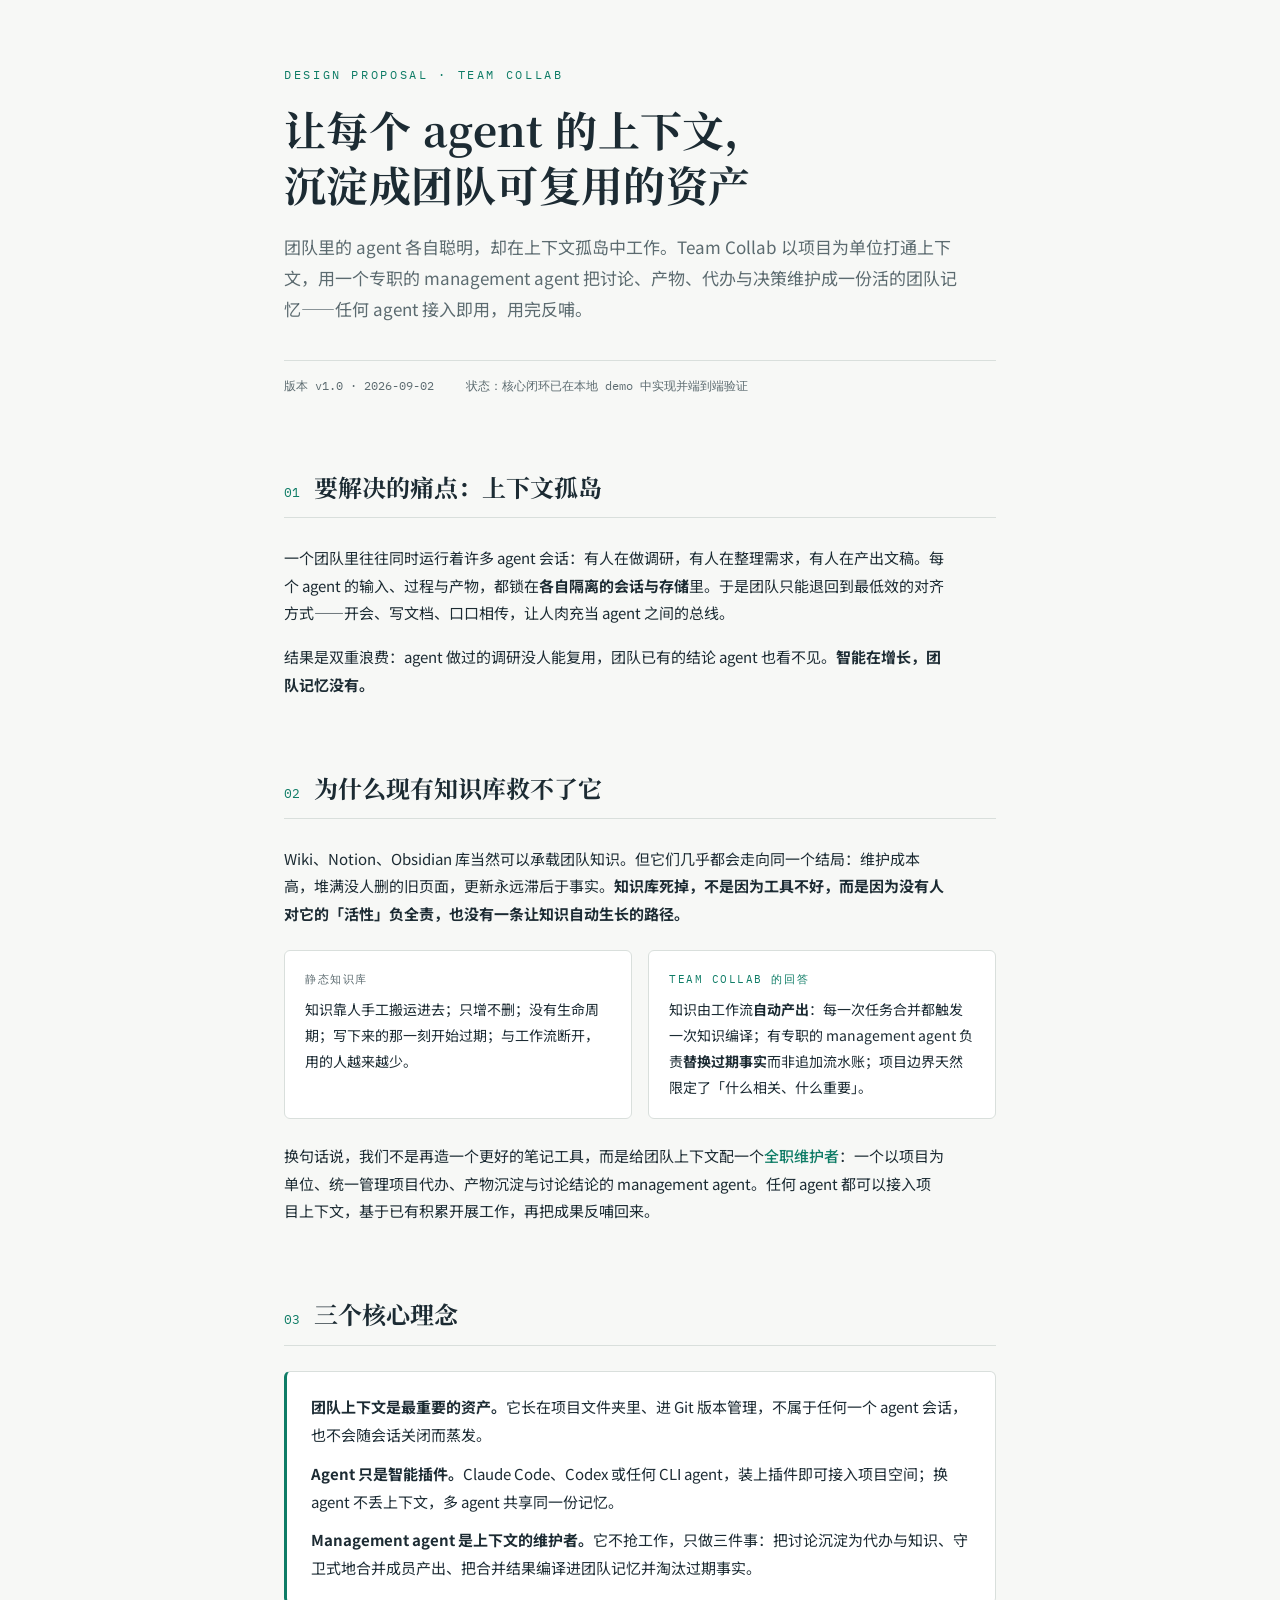
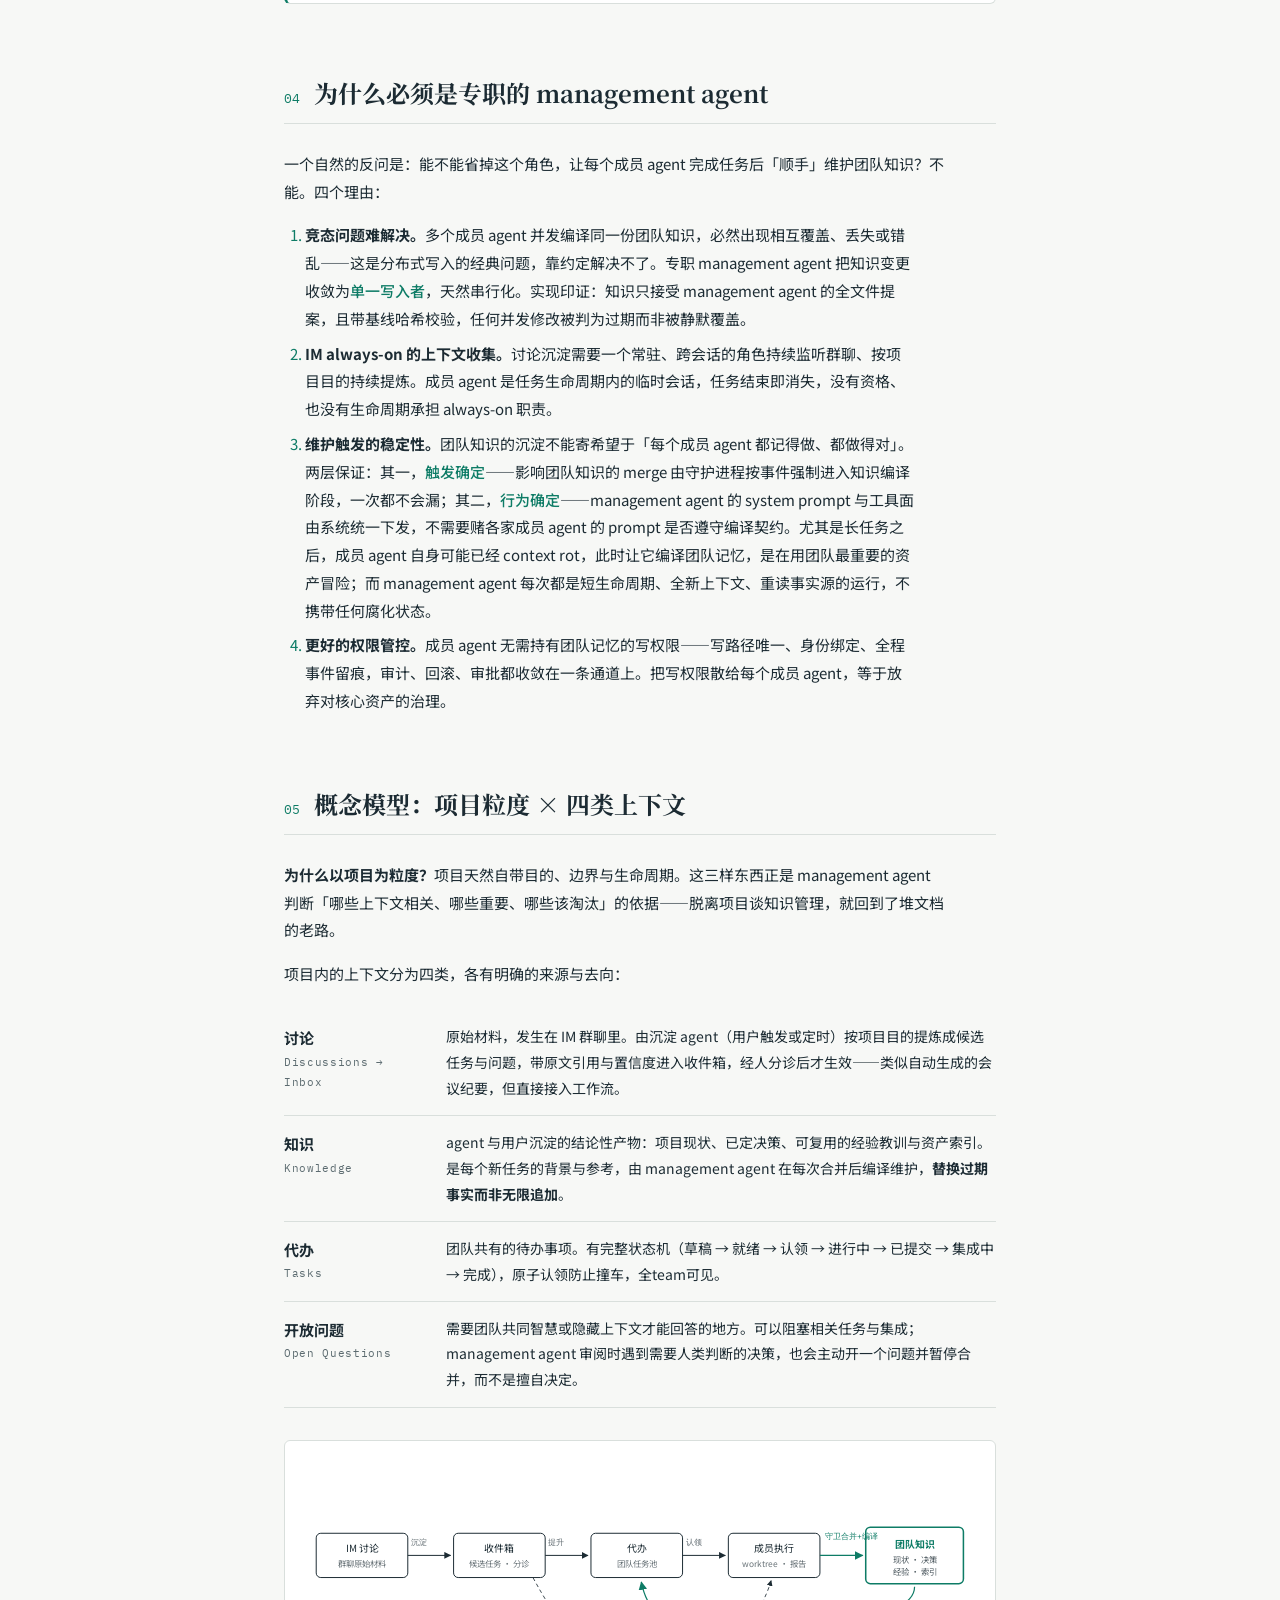
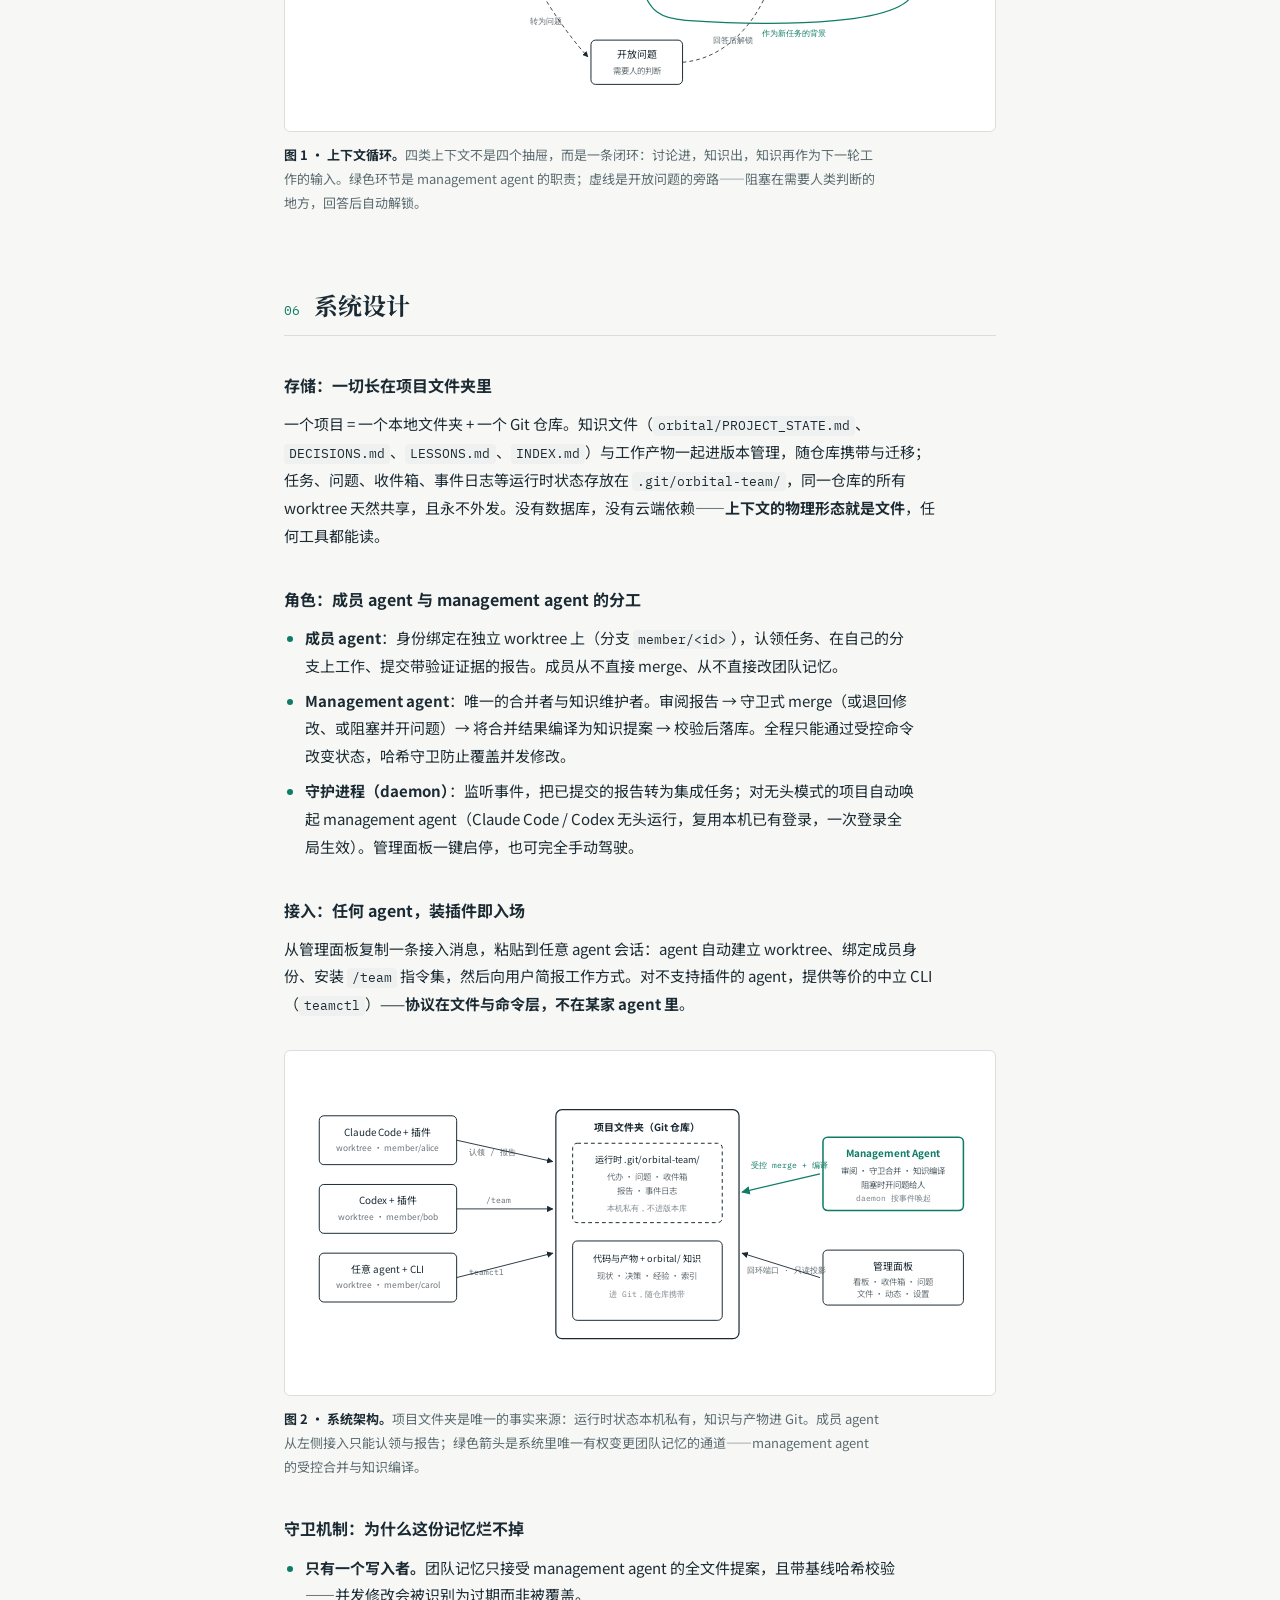
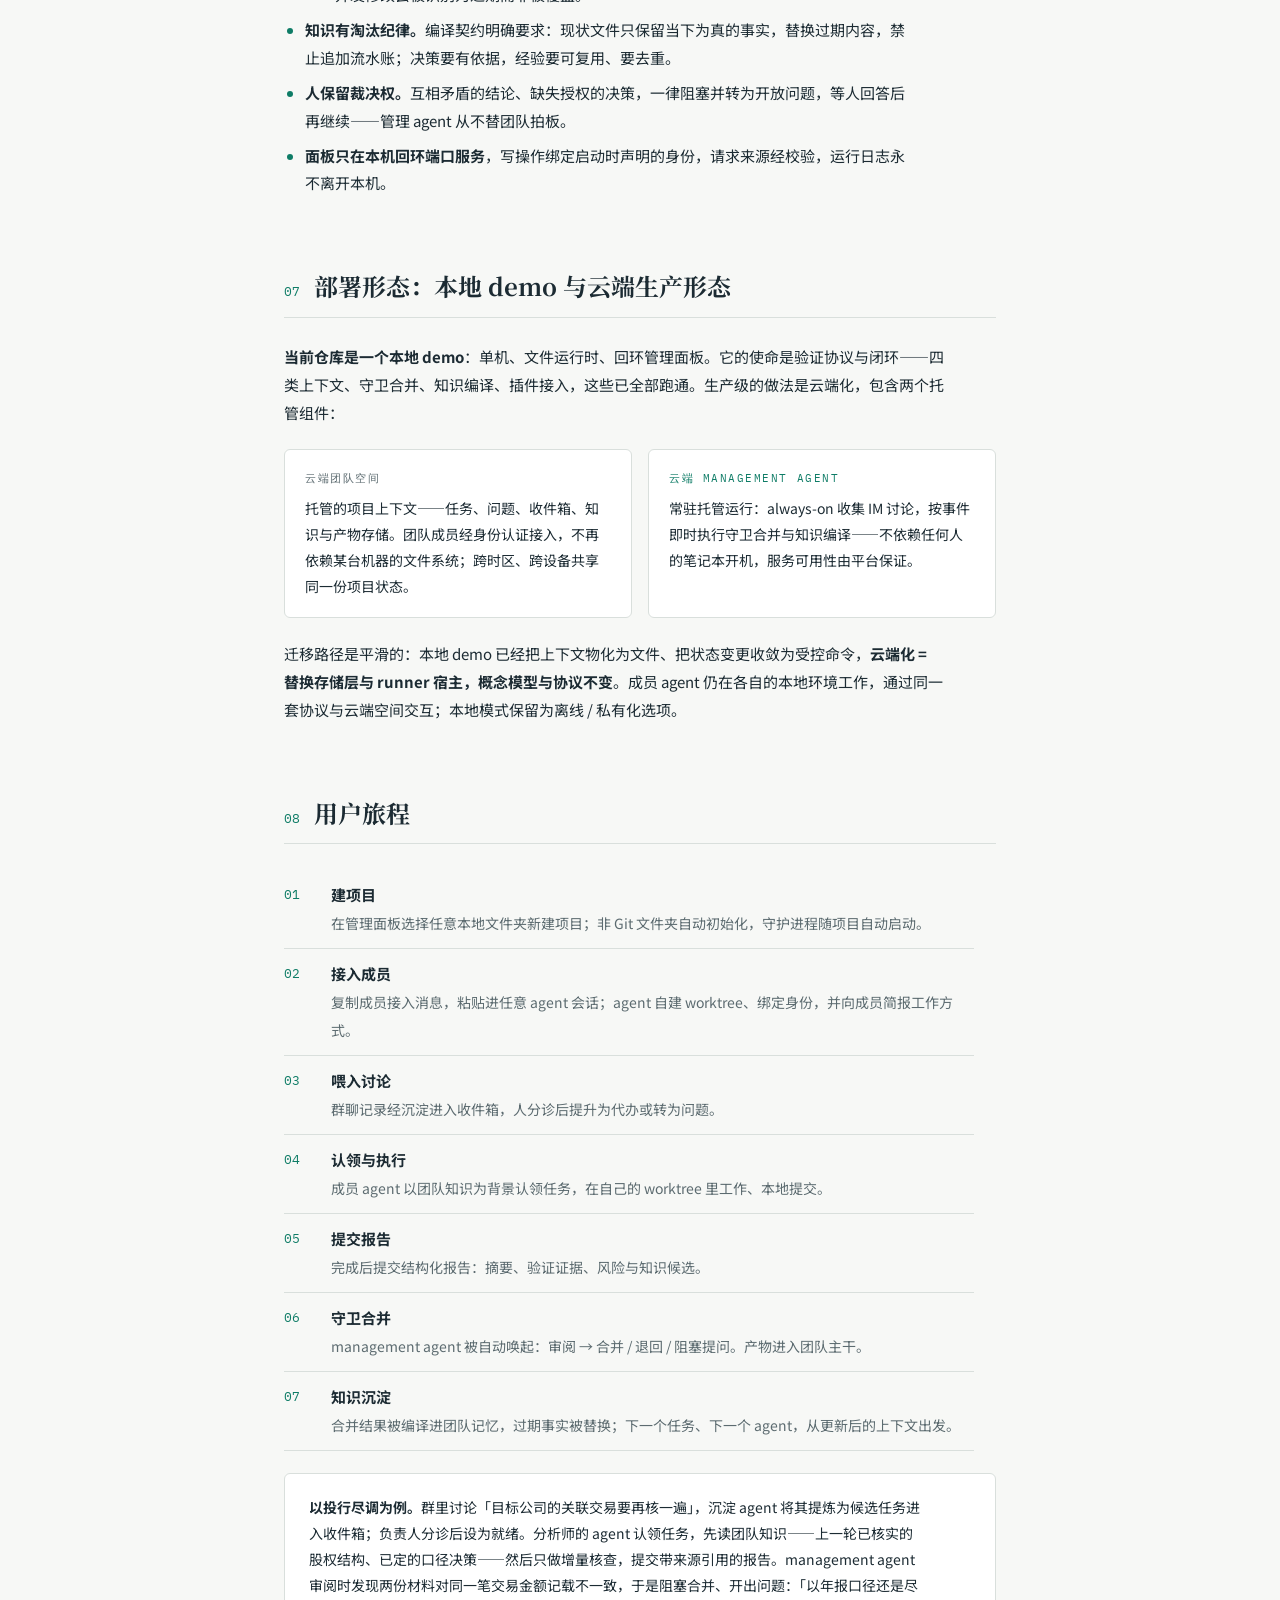
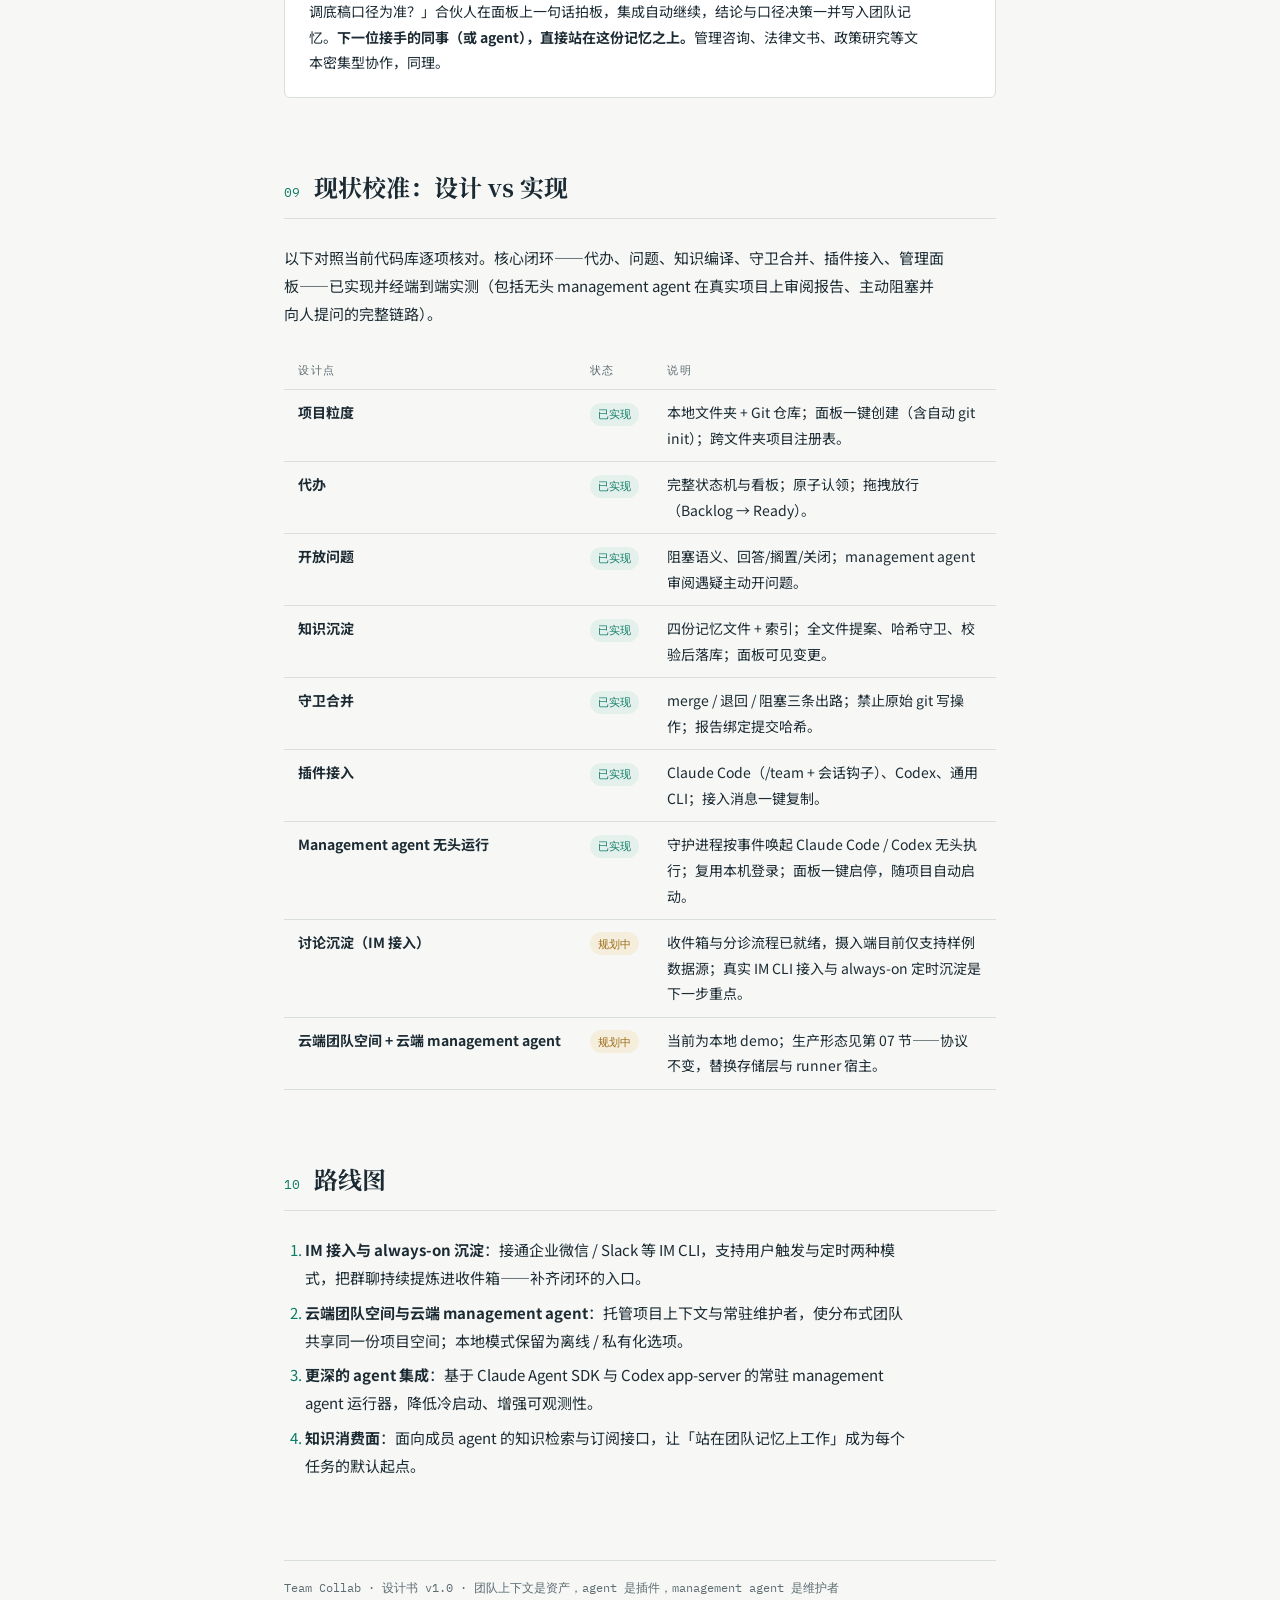
<file: DESIGN.html>
<!doctype html>
<html lang="zh-CN">
<head>
<meta charset="utf-8">
<meta name="viewport" content="width=device-width, initial-scale=1">
</head>
<body>
<title>Team Collab 设计书</title>
<link rel="stylesheet" href="https://fonts.googleapis.com/css2?family=Noto+Serif+SC:wght@600;700&family=Noto+Sans+SC:wght@400;500;700&family=IBM+Plex+Mono:wght@400;500&display=swap">
<style>
  :root {
    --ground: #F7F8F6;
    --card: #FFFFFF;
    --ink: #1C2B33;
    --muted: #5C6B70;
    --line: #D9DFDC;
    --accent: #0E7C66;
    --accent-soft: #E3F0EC;
    --warn: #9A6B15;
    --warn-soft: #F6EEDD;
    --mono-bg: #EEF1EF;
  }
  @media (prefers-color-scheme: dark) {
    :root:not([data-theme="light"]) {
      --ground: #131A1C;
      --card: #1B2427;
      --ink: #E4EAE7;
      --muted: #96A5A1;
      --line: #2C3A3D;
      --accent: #46B294;
      --accent-soft: #1E3530;
      --warn: #D2A24C;
      --warn-soft: #33301F;
      --mono-bg: #212C2F;
    }
  }
  :root[data-theme="dark"] {
    --ground: #131A1C;
    --card: #1B2427;
    --ink: #E4EAE7;
    --muted: #96A5A1;
    --line: #2C3A3D;
    --accent: #46B294;
    --accent-soft: #1E3530;
    --warn: #D2A24C;
    --warn-soft: #33301F;
    --mono-bg: #212C2F;
  }

  * { box-sizing: border-box; }
  body {
    background: var(--ground);
    color: var(--ink);
    font-family: "Noto Sans SC", "PingFang SC", "Hiragino Sans GB", sans-serif;
    font-size: 15px;
    line-height: 1.85;
    margin: 0;
  }
  .page { max-width: 760px; margin: 0 auto; padding: 4rem 1.5rem 6rem; }

  .kicker {
    font-family: "IBM Plex Mono", monospace;
    font-size: 12px;
    letter-spacing: 0.22em;
    text-transform: uppercase;
    color: var(--accent);
    margin: 0 0 1rem;
  }
  h1 {
    font-family: "Noto Serif SC", serif;
    font-weight: 700;
    font-size: clamp(30px, 5vw, 42px);
    line-height: 1.3;
    letter-spacing: 0.01em;
    margin: 0 0 1.2rem;
    text-wrap: balance;
  }
  .lede {
    font-size: 17px;
    color: var(--muted);
    max-width: 40em;
    margin: 0 0 0.8rem;
  }
  .meta {
    font-family: "IBM Plex Mono", monospace;
    font-size: 12px;
    color: var(--muted);
    border-top: 1px solid var(--line);
    padding-top: 0.9rem;
    margin-top: 2.2rem;
    display: flex;
    gap: 2rem;
    flex-wrap: wrap;
  }

  section { margin-top: 4.2rem; }
  .sec-label {
    display: flex;
    align-items: baseline;
    gap: 0.9rem;
    border-bottom: 1px solid var(--line);
    padding-bottom: 0.5rem;
    margin-bottom: 1.6rem;
  }
  .sec-num {
    font-family: "IBM Plex Mono", monospace;
    font-size: 13px;
    color: var(--accent);
  }
  h2 {
    font-family: "Noto Serif SC", serif;
    font-weight: 700;
    font-size: 24px;
    margin: 0;
    text-wrap: balance;
  }
  h3 {
    font-family: "Noto Sans SC", sans-serif;
    font-weight: 700;
    font-size: 16px;
    margin: 2.2rem 0 0.6rem;
  }
  p { margin: 0 0 1rem; max-width: 44em; }
  ul, ol { margin: 0 0 1rem; padding-left: 1.4em; max-width: 42em; }
  li { margin-bottom: 0.45rem; }
  li::marker { color: var(--accent); }
  strong { font-weight: 700; }
  em { font-style: normal; color: var(--accent); font-weight: 500; }

  code {
    font-family: "IBM Plex Mono", monospace;
    font-size: 0.86em;
    background: var(--mono-bg);
    border-radius: 4px;
    padding: 0.1em 0.4em;
  }

  .thesis {
    background: var(--card);
    border: 1px solid var(--line);
    border-left: 3px solid var(--accent);
    border-radius: 6px;
    padding: 1.3rem 1.5rem;
    margin: 1.6rem 0;
  }
  .thesis p { margin: 0; }
  .thesis p + p { margin-top: 0.7rem; }

  .pair { display: grid; grid-template-columns: 1fr 1fr; gap: 1rem; margin: 1.4rem 0; }
  @media (max-width: 620px) { .pair { grid-template-columns: 1fr; } }
  .pair .cell {
    background: var(--card);
    border: 1px solid var(--line);
    border-radius: 6px;
    padding: 1.1rem 1.25rem;
  }
  .cell .cell-tag {
    font-family: "IBM Plex Mono", monospace;
    font-size: 11px;
    letter-spacing: 0.14em;
    text-transform: uppercase;
    color: var(--muted);
    margin-bottom: 0.5rem;
  }
  .cell.ours .cell-tag { color: var(--accent); }
  .cell p { font-size: 14px; margin: 0; color: var(--ink); }

  dl.ctx { margin: 1.4rem 0; }
  dl.ctx > div {
    display: grid;
    grid-template-columns: 9.5em 1fr;
    gap: 1.2rem;
    padding: 0.85rem 0;
    border-bottom: 1px solid var(--line);
  }
  @media (max-width: 560px) { dl.ctx > div { grid-template-columns: 1fr; gap: 0.2rem; } }
  dl.ctx dt { font-weight: 700; margin: 0; }
  dl.ctx dt small {
    display: block;
    font-family: "IBM Plex Mono", monospace;
    font-size: 11px;
    font-weight: 400;
    color: var(--muted);
    letter-spacing: 0.06em;
  }
  dl.ctx dd { margin: 0; color: var(--ink); font-size: 14px; max-width: 40em; }

  figure { margin: 2rem 0; }
  .fig-frame {
    background: var(--card);
    border: 1px solid var(--line);
    border-radius: 6px;
    padding: 1.2rem;
    overflow-x: auto;
  }
  figure svg { display: block; max-width: 100%; height: auto; min-width: 620px; margin: 0 auto; color: var(--ink); }
  figcaption {
    font-size: 13px;
    color: var(--muted);
    margin-top: 0.7rem;
    max-width: 46em;
  }
  figcaption b { color: var(--ink); }

  ol.journey { counter-reset: step; list-style: none; padding: 0; max-width: 46em; }
  ol.journey li {
    counter-increment: step;
    display: grid;
    grid-template-columns: 2.2em 1fr;
    gap: 0.9rem;
    padding: 0.7rem 0;
    border-bottom: 1px solid var(--line);
    margin: 0;
  }
  ol.journey li::before {
    content: counter(step, decimal-leading-zero);
    font-family: "IBM Plex Mono", monospace;
    font-size: 13px;
    color: var(--accent);
    padding-top: 0.15em;
  }
  ol.journey b { display: block; }
  ol.journey span { font-size: 14px; color: var(--muted); }

  .tablewrap { overflow-x: auto; margin: 1.4rem 0; }
  table { border-collapse: collapse; width: 100%; font-size: 14px; min-width: 560px; }
  th, td { text-align: left; padding: 0.6rem 0.9rem; border-bottom: 1px solid var(--line); vertical-align: top; }
  th {
    font-family: "IBM Plex Mono", monospace;
    font-size: 11px;
    letter-spacing: 0.12em;
    text-transform: uppercase;
    color: var(--muted);
    font-weight: 500;
  }
  td:first-child { font-weight: 700; white-space: nowrap; }
  .pill {
    display: inline-block;
    font-family: "IBM Plex Mono", monospace;
    font-size: 11px;
    border-radius: 999px;
    padding: 0.12em 0.7em;
    white-space: nowrap;
  }
  .pill.done { background: var(--accent-soft); color: var(--accent); }
  .pill.gap { background: var(--warn-soft); color: var(--warn); }

  .scenario {
    background: var(--card);
    border: 1px solid var(--line);
    border-radius: 6px;
    padding: 1.3rem 1.5rem;
    margin: 1.4rem 0;
    font-size: 14px;
  }
  .scenario p { margin: 0 0 0.7rem; }
  .scenario p:last-child { margin: 0; }

  footer {
    margin-top: 5rem;
    border-top: 1px solid var(--line);
    padding-top: 1rem;
    font-family: "IBM Plex Mono", monospace;
    font-size: 12px;
    color: var(--muted);
  }
  a { color: var(--accent); }
  @media (prefers-reduced-motion: reduce) { * { scroll-behavior: auto !important; } }
</style>

<div class="page">
  <header>
    <p class="kicker">Design Proposal · Team Collab</p>
    <h1>让每个 agent 的上下文，<br>沉淀成团队可复用的资产</h1>
    <p class="lede">团队里的 agent 各自聪明，却在上下文孤岛中工作。Team Collab 以项目为单位打通上下文，用一个专职的 management agent 把讨论、产物、代办与决策维护成一份活的团队记忆——任何 agent 接入即用，用完反哺。</p>
    <div class="meta">
      <span>版本 v1.0 · 2026-09-02</span>
      <span>状态：核心闭环已在本地 demo 中实现并端到端验证</span>
    </div>
  </header>

  <section>
    <div class="sec-label"><span class="sec-num">01</span><h2>要解决的痛点：上下文孤岛</h2></div>
    <p>一个团队里往往同时运行着许多 agent 会话：有人在做调研，有人在整理需求，有人在产出文稿。每个 agent 的输入、过程与产物，都锁在<strong>各自隔离的会话与存储</strong>里。于是团队只能退回到最低效的对齐方式——开会、写文档、口口相传，让人肉充当 agent 之间的总线。</p>
    <p>结果是双重浪费：agent 做过的调研没人能复用，团队已有的结论 agent 也看不见。<strong>智能在增长，团队记忆没有。</strong></p>
  </section>

  <section>
    <div class="sec-label"><span class="sec-num">02</span><h2>为什么现有知识库救不了它</h2></div>
    <p>Wiki、Notion、Obsidian 库当然可以承载团队知识。但它们几乎都会走向同一个结局：维护成本高，堆满没人删的旧页面，更新永远滞后于事实。<strong>知识库死掉，不是因为工具不好，而是因为没有人对它的「活性」负全责，也没有一条让知识自动生长的路径。</strong></p>
    <div class="pair">
      <div class="cell">
        <div class="cell-tag">静态知识库</div>
        <p>知识靠人手工搬运进去；只增不删；没有生命周期；写下来的那一刻开始过期；与工作流断开，用的人越来越少。</p>
      </div>
      <div class="cell ours">
        <div class="cell-tag">Team Collab 的回答</div>
        <p>知识由工作流<strong>自动产出</strong>：每一次任务合并都触发一次知识编译；有专职的 management agent 负责<strong>替换过期事实</strong>而非追加流水账；项目边界天然限定了「什么相关、什么重要」。</p>
      </div>
    </div>
    <p>换句话说，我们不是再造一个更好的笔记工具，而是给团队上下文配一个<em>全职维护者</em>：一个以项目为单位、统一管理项目代办、产物沉淀与讨论结论的 management agent。任何 agent 都可以接入项目上下文，基于已有积累开展工作，再把成果反哺回来。</p>
  </section>

  <section>
    <div class="sec-label"><span class="sec-num">03</span><h2>三个核心理念</h2></div>
    <div class="thesis">
      <p><strong>团队上下文是最重要的资产。</strong>它长在项目文件夹里、进 Git 版本管理，不属于任何一个 agent 会话，也不会随会话关闭而蒸发。</p>
      <p><strong>Agent 只是智能插件。</strong>Claude Code、Codex 或任何 CLI agent，装上插件即可接入项目空间；换 agent 不丢上下文，多 agent 共享同一份记忆。</p>
      <p><strong>Management agent 是上下文的维护者。</strong>它不抢工作，只做三件事：把讨论沉淀为代办与知识、守卫式地合并成员产出、把合并结果编译进团队记忆并淘汰过期事实。</p>
    </div>
  </section>

  <section>
    <div class="sec-label"><span class="sec-num">04</span><h2>为什么必须是专职的 management agent</h2></div>
    <p>一个自然的反问是：能不能省掉这个角色，让每个成员 agent 完成任务后「顺手」维护团队知识？不能。四个理由：</p>
    <ol>
      <li><strong>竞态问题难解决。</strong>多个成员 agent 并发编译同一份团队知识，必然出现相互覆盖、丢失或错乱——这是分布式写入的经典问题，靠约定解决不了。专职 management agent 把知识变更收敛为<em>单一写入者</em>，天然串行化。实现印证：知识只接受 management agent 的全文件提案，且带基线哈希校验，任何并发修改被判为过期而非被静默覆盖。</li>
      <li><strong>IM always-on 的上下文收集。</strong>讨论沉淀需要一个常驻、跨会话的角色持续监听群聊、按项目目的持续提炼。成员 agent 是任务生命周期内的临时会话，任务结束即消失，没有资格、也没有生命周期承担 always-on 职责。</li>
      <li><strong>维护触发的稳定性。</strong>团队知识的沉淀不能寄希望于「每个成员 agent 都记得做、都做得对」。两层保证：其一，<em>触发确定</em>——影响团队知识的 merge 由守护进程按事件强制进入知识编译阶段，一次都不会漏；其二，<em>行为确定</em>——management agent 的 system prompt 与工具面由系统统一下发，不需要赌各家成员 agent 的 prompt 是否遵守编译契约。尤其是长任务之后，成员 agent 自身可能已经 context rot，此时让它编译团队记忆，是在用团队最重要的资产冒险；而 management agent 每次都是短生命周期、全新上下文、重读事实源的运行，不携带任何腐化状态。</li>
      <li><strong>更好的权限管控。</strong>成员 agent 无需持有团队记忆的写权限——写路径唯一、身份绑定、全程事件留痕，审计、回滚、审批都收敛在一条通道上。把写权限散给每个成员 agent，等于放弃对核心资产的治理。</li>
    </ol>
  </section>

  <section>
    <div class="sec-label"><span class="sec-num">05</span><h2>概念模型：项目粒度 × 四类上下文</h2></div>
    <p><strong>为什么以项目为粒度？</strong>项目天然自带目的、边界与生命周期。这三样东西正是 management agent 判断「哪些上下文相关、哪些重要、哪些该淘汰」的依据——脱离项目谈知识管理，就回到了堆文档的老路。</p>
    <p>项目内的上下文分为四类，各有明确的来源与去向：</p>
    <dl class="ctx">
      <div>
        <dt>讨论<small>Discussions → Inbox</small></dt>
        <dd>原始材料，发生在 IM 群聊里。由沉淀 agent（用户触发或定时）按项目目的提炼成候选任务与问题，带原文引用与置信度进入收件箱，经人分诊后才生效——类似自动生成的会议纪要，但直接接入工作流。</dd>
      </div>
      <div>
        <dt>知识<small>Knowledge</small></dt>
        <dd>agent 与用户沉淀的结论性产物：项目现状、已定决策、可复用的经验教训与资产索引。是每个新任务的背景与参考，由 management agent 在每次合并后编译维护，<strong>替换过期事实而非无限追加</strong>。</dd>
      </div>
      <div>
        <dt>代办<small>Tasks</small></dt>
        <dd>团队共有的待办事项。有完整状态机（草稿 → 就绪 → 认领 → 进行中 → 已提交 → 集成中 → 完成），原子认领防止撞车，全team可见。</dd>
      </div>
      <div>
        <dt>开放问题<small>Open Questions</small></dt>
        <dd>需要团队共同智慧或隐藏上下文才能回答的地方。可以阻塞相关任务与集成；management agent 审阅时遇到需要人类判断的决策，也会主动开一个问题并暂停合并，而不是擅自决定。</dd>
      </div>
    </dl>

    <figure>
      <div class="fig-frame">
        <svg viewBox="0 0 880 330" role="img" aria-label="上下文循环：IM 讨论经沉淀进入收件箱，分诊为代办；成员 agent 认领执行后提交报告；management agent 守卫合并并编译知识；知识作为背景反哺新任务；开放问题在需要人类判断处阻塞并等待回答。">
        <defs>
          <marker id="a1" viewBox="0 0 10 10" refX="9" refY="5" markerWidth="7" markerHeight="7" orient="auto-start-reverse">
            <path d="M0 0L10 5L0 10z" fill="currentColor"/>
          </marker>
          <marker id="a2" viewBox="0 0 10 10" refX="9" refY="5" markerWidth="7" markerHeight="7" orient="auto-start-reverse">
            <path d="M0 0L10 5L0 10z" fill="var(--accent)"/>
          </marker>
        </defs>
        <g fill="none" stroke="currentColor" stroke-width="1.3">
          <rect x="16" y="96" width="120" height="58" rx="6"/>
          <rect x="196" y="96" width="120" height="58" rx="6"/>
          <rect x="376" y="96" width="120" height="58" rx="6"/>
          <rect x="556" y="96" width="120" height="58" rx="6"/>
          <rect x="736" y="88" width="128" height="74" rx="6" stroke="var(--accent)" stroke-width="2"/>
          <rect x="376" y="236" width="120" height="58" rx="6"/>
        </g>
        <g font-family="'Noto Sans SC',sans-serif" font-size="13" fill="currentColor" text-anchor="middle">
          <text x="76" y="120">IM 讨论</text>
          <text x="76" y="140" font-size="11" opacity="0.65">群聊原始材料</text>
          <text x="256" y="120">收件箱</text>
          <text x="256" y="140" font-size="11" opacity="0.65">候选任务 · 分诊</text>
          <text x="436" y="120">代办</text>
          <text x="436" y="140" font-size="11" opacity="0.65">团队任务池</text>
          <text x="616" y="120">成员执行</text>
          <text x="616" y="140" font-size="11" opacity="0.65">worktree · 报告</text>
          <text x="800" y="115" fill="var(--accent)" font-weight="bold">团队知识</text>
          <text x="800" y="135" font-size="11" opacity="0.75">现状 · 决策</text>
          <text x="800" y="151" font-size="11" opacity="0.75">经验 · 索引</text>
          <text x="436" y="260">开放问题</text>
          <text x="436" y="280" font-size="11" opacity="0.65">需要人的判断</text>
        </g>
        <g stroke="currentColor" stroke-width="1.3" fill="none">
          <line x1="136" y1="125" x2="192" y2="125" marker-end="url(#a1)"/>
          <line x1="316" y1="125" x2="372" y2="125" marker-end="url(#a1)"/>
          <line x1="496" y1="125" x2="552" y2="125" marker-end="url(#a1)"/>
        </g>
        <g stroke="var(--accent)" stroke-width="1.6" fill="none">
          <line x1="676" y1="125" x2="732" y2="125" marker-end="url(#a2)"/>
          <path d="M800 166 C 800 218 620 218 500 210 C 470 208 450 200 442 160" marker-end="url(#a2)"/>
        </g>
        <g stroke="currentColor" stroke-width="1.1" stroke-dasharray="5 4" fill="none">
          <path d="M300 154 C 330 210 360 245 372 258" marker-end="url(#a1)"/>
          <path d="M496 265 C 560 260 600 200 612 158" marker-end="url(#a1)"/>
        </g>
        <g font-family="'IBM Plex Mono',monospace" font-size="10.5" fill="currentColor">
          <text x="140" y="112" opacity="0.7">沉淀</text>
          <text x="320" y="112" opacity="0.7">提升</text>
          <text x="500" y="112" opacity="0.7">认领</text>
          <text x="682" y="103" fill="var(--accent)">守卫合并+编译</text>
          <text x="600" y="230" fill="var(--accent)">作为新任务的背景</text>
          <text x="296" y="215" opacity="0.7">转为问题</text>
          <text x="536" y="240" opacity="0.7">回答后解锁</text>
        </g>
        </svg>
      </div>
      <figcaption><b>图 1 · 上下文循环。</b>四类上下文不是四个抽屉，而是一条闭环：讨论进，知识出，知识再作为下一轮工作的输入。绿色环节是 management agent 的职责；虚线是开放问题的旁路——阻塞在需要人类判断的地方，回答后自动解锁。</figcaption>
    </figure>
  </section>

  <section>
    <div class="sec-label"><span class="sec-num">06</span><h2>系统设计</h2></div>

    <h3>存储：一切长在项目文件夹里</h3>
    <p>一个项目 = 一个本地文件夹 + 一个 Git 仓库。知识文件（<code>orbital/PROJECT_STATE.md</code>、<code>DECISIONS.md</code>、<code>LESSONS.md</code>、<code>INDEX.md</code>）与工作产物一起进版本管理，随仓库携带与迁移；任务、问题、收件箱、事件日志等运行时状态存放在 <code>.git/orbital-team/</code>，同一仓库的所有 worktree 天然共享，且永不外发。没有数据库，没有云端依赖——<strong>上下文的物理形态就是文件</strong>，任何工具都能读。</p>

    <h3>角色：成员 agent 与 management agent 的分工</h3>
    <ul>
      <li><strong>成员 agent</strong>：身份绑定在独立 worktree 上（分支 <code>member/&lt;id&gt;</code>），认领任务、在自己的分支上工作、提交带验证证据的报告。成员从不直接 merge、从不直接改团队记忆。</li>
      <li><strong>Management agent</strong>：唯一的合并者与知识维护者。审阅报告 → 守卫式 merge（或退回修改、或阻塞并开问题）→ 将合并结果编译为知识提案 → 校验后落库。全程只能通过受控命令改变状态，哈希守卫防止覆盖并发修改。</li>
      <li><strong>守护进程（daemon）</strong>：监听事件，把已提交的报告转为集成任务；对无头模式的项目自动唤起 management agent（Claude Code / Codex 无头运行，复用本机已有登录，一次登录全局生效）。管理面板一键启停，也可完全手动驾驶。</li>
    </ul>

    <h3>接入：任何 agent，装插件即入场</h3>
    <p>从管理面板复制一条接入消息，粘贴到任意 agent 会话：agent 自动建立 worktree、绑定成员身份、安装 <code>/team</code> 指令集，然后向用户简报工作方式。对不支持插件的 agent，提供等价的中立 CLI（<code>teamctl</code>）——<strong>协议在文件与命令层，不在某家 agent 里</strong>。</p>

    <figure>
      <div class="fig-frame">
        <svg viewBox="0 0 880 400" role="img" aria-label="系统架构：多个成员 agent 在各自 worktree 中通过插件读写项目运行时；management agent 由守护进程唤起，对项目文件夹执行守卫合并与知识编译；管理面板通过本机回环端口提供只读投影与受控命令。">
        <defs>
          <marker id="b1" viewBox="0 0 10 10" refX="9" refY="5" markerWidth="7" markerHeight="7" orient="auto-start-reverse">
            <path d="M0 0L10 5L0 10z" fill="currentColor"/>
          </marker>
          <marker id="b2" viewBox="0 0 10 10" refX="9" refY="5" markerWidth="7" markerHeight="7" orient="auto-start-reverse">
            <path d="M0 0L10 5L0 10z" fill="var(--accent)"/>
          </marker>
        </defs>
        <g fill="none" stroke="currentColor" stroke-width="1.3">
          <rect x="20" y="60" width="180" height="64" rx="6"/>
          <rect x="20" y="150" width="180" height="64" rx="6"/>
          <rect x="20" y="240" width="180" height="64" rx="6"/>
          <rect x="330" y="52" width="240" height="300" rx="8" stroke-width="1.6"/>
          <rect x="352" y="96" width="196" height="104" rx="6" stroke-dasharray="5 4"/>
          <rect x="352" y="224" width="196" height="104" rx="6"/>
          <rect x="680" y="88" width="184" height="96" rx="6" stroke="var(--accent)" stroke-width="2"/>
          <rect x="680" y="236" width="184" height="72" rx="6"/>
        </g>
        <g font-family="'Noto Sans SC',sans-serif" font-size="13" fill="currentColor">
          <text x="110" y="86" text-anchor="middle">Claude Code + 插件</text>
          <text x="110" y="106" text-anchor="middle" font-size="11" opacity="0.65">worktree · member/alice</text>
          <text x="110" y="176" text-anchor="middle">Codex + 插件</text>
          <text x="110" y="196" text-anchor="middle" font-size="11" opacity="0.65">worktree · member/bob</text>
          <text x="110" y="266" text-anchor="middle">任意 agent + CLI</text>
          <text x="110" y="286" text-anchor="middle" font-size="11" opacity="0.65">worktree · member/carol</text>
          <text x="450" y="80" text-anchor="middle" font-weight="bold">项目文件夹（Git 仓库）</text>
          <text x="450" y="122" text-anchor="middle" font-size="12">运行时 .git/orbital-team/</text>
          <text x="450" y="144" text-anchor="middle" font-size="11" opacity="0.65">代办 · 问题 · 收件箱</text>
          <text x="450" y="162" text-anchor="middle" font-size="11" opacity="0.65">报告 · 事件日志</text>
          <text x="450" y="185" text-anchor="middle" font-size="10.5" opacity="0.55" font-family="'IBM Plex Mono',monospace">本机私有，不进版本库</text>
          <text x="450" y="252" text-anchor="middle" font-size="12">代码与产物 + orbital/ 知识</text>
          <text x="450" y="274" text-anchor="middle" font-size="11" opacity="0.65">现状 · 决策 · 经验 · 索引</text>
          <text x="450" y="297" text-anchor="middle" font-size="10.5" opacity="0.55" font-family="'IBM Plex Mono',monospace">进 Git，随仓库携带</text>
          <text x="772" y="114" text-anchor="middle" fill="var(--accent)" font-weight="bold">Management Agent</text>
          <text x="772" y="136" text-anchor="middle" font-size="11" opacity="0.75">审阅 · 守卫合并 · 知识编译</text>
          <text x="772" y="154" text-anchor="middle" font-size="11" opacity="0.75">阻塞时开问题给人</text>
          <text x="772" y="172" text-anchor="middle" font-size="10.5" opacity="0.6" font-family="'IBM Plex Mono',monospace">daemon 按事件唤起</text>
          <text x="772" y="262" text-anchor="middle">管理面板</text>
          <text x="772" y="282" text-anchor="middle" font-size="11" opacity="0.65">看板 · 收件箱 · 问题</text>
          <text x="772" y="298" text-anchor="middle" font-size="11" opacity="0.65">文件 · 动态 · 设置</text>
        </g>
        <g stroke="currentColor" stroke-width="1.2" fill="none">
          <line x1="200" y1="92" x2="326" y2="120" marker-end="url(#b1)"/>
          <line x1="200" y1="182" x2="326" y2="182" marker-end="url(#b1)"/>
          <line x1="200" y1="272" x2="326" y2="240" marker-end="url(#b1)"/>
          <line x1="676" y1="272" x2="574" y2="240" marker-end="url(#b1)"/>
        </g>
        <g stroke="var(--accent)" stroke-width="1.6" fill="none">
          <line x1="676" y1="136" x2="574" y2="160" marker-end="url(#b2)"/>
        </g>
        <g font-family="'IBM Plex Mono',monospace" font-size="10.5" fill="currentColor">
          <text x="216" y="112" opacity="0.7">认领 / 报告</text>
          <text x="238" y="174" opacity="0.7">/team</text>
          <text x="216" y="268" opacity="0.7">teamctl</text>
          <text x="586" y="128" fill="var(--accent)">受控 merge + 编译</text>
          <text x="580" y="266" opacity="0.7">回环端口 · 只读投影</text>
        </g>
        </svg>
      </div>
      <figcaption><b>图 2 · 系统架构。</b>项目文件夹是唯一的事实来源：运行时状态本机私有，知识与产物进 Git。成员 agent 从左侧接入只能认领与报告；绿色箭头是系统里唯一有权变更团队记忆的通道——management agent 的受控合并与知识编译。</figcaption>
    </figure>

    <h3>守卫机制：为什么这份记忆烂不掉</h3>
    <ul>
      <li><strong>只有一个写入者。</strong>团队记忆只接受 management agent 的全文件提案，且带基线哈希校验——并发修改会被识别为过期而非被覆盖。</li>
      <li><strong>知识有淘汰纪律。</strong>编译契约明确要求：现状文件只保留当下为真的事实，替换过期内容，禁止追加流水账；决策要有依据，经验要可复用、要去重。</li>
      <li><strong>人保留裁决权。</strong>互相矛盾的结论、缺失授权的决策，一律阻塞并转为开放问题，等人回答后再继续——管理 agent 从不替团队拍板。</li>
      <li><strong>面板只在本机回环端口服务</strong>，写操作绑定启动时声明的身份，请求来源经校验，运行日志永不离开本机。</li>
    </ul>
  </section>

  <section>
    <div class="sec-label"><span class="sec-num">07</span><h2>部署形态：本地 demo 与云端生产形态</h2></div>
    <p><strong>当前仓库是一个本地 demo</strong>：单机、文件运行时、回环管理面板。它的使命是验证协议与闭环——四类上下文、守卫合并、知识编译、插件接入，这些已全部跑通。生产级的做法是云端化，包含两个托管组件：</p>
    <div class="pair">
      <div class="cell">
        <div class="cell-tag">云端团队空间</div>
        <p>托管的项目上下文——任务、问题、收件箱、知识与产物存储。团队成员经身份认证接入，不再依赖某台机器的文件系统；跨时区、跨设备共享同一份项目状态。</p>
      </div>
      <div class="cell ours">
        <div class="cell-tag">云端 Management Agent</div>
        <p>常驻托管运行：always-on 收集 IM 讨论，按事件即时执行守卫合并与知识编译——不依赖任何人的笔记本开机，服务可用性由平台保证。</p>
      </div>
    </div>
    <p>迁移路径是平滑的：本地 demo 已经把上下文物化为文件、把状态变更收敛为受控命令，<strong>云端化 = 替换存储层与 runner 宿主，概念模型与协议不变</strong>。成员 agent 仍在各自的本地环境工作，通过同一套协议与云端空间交互；本地模式保留为离线 / 私有化选项。</p>
  </section>

  <section>
    <div class="sec-label"><span class="sec-num">08</span><h2>用户旅程</h2></div>
    <ol class="journey">
      <li><div><b>建项目</b><span>在管理面板选择任意本地文件夹新建项目；非 Git 文件夹自动初始化，守护进程随项目自动启动。</span></div></li>
      <li><div><b>接入成员</b><span>复制成员接入消息，粘贴进任意 agent 会话；agent 自建 worktree、绑定身份，并向成员简报工作方式。</span></div></li>
      <li><div><b>喂入讨论</b><span>群聊记录经沉淀进入收件箱，人分诊后提升为代办或转为问题。</span></div></li>
      <li><div><b>认领与执行</b><span>成员 agent 以团队知识为背景认领任务，在自己的 worktree 里工作、本地提交。</span></div></li>
      <li><div><b>提交报告</b><span>完成后提交结构化报告：摘要、验证证据、风险与知识候选。</span></div></li>
      <li><div><b>守卫合并</b><span>management agent 被自动唤起：审阅 → 合并 / 退回 / 阻塞提问。产物进入团队主干。</span></div></li>
      <li><div><b>知识沉淀</b><span>合并结果被编译进团队记忆，过期事实被替换；下一个任务、下一个 agent，从更新后的上下文出发。</span></div></li>
    </ol>
    <div class="scenario">
      <p><strong>以投行尽调为例。</strong>群里讨论「目标公司的关联交易要再核一遍」，沉淀 agent 将其提炼为候选任务进入收件箱；负责人分诊后设为就绪。分析师的 agent 认领任务，先读团队知识——上一轮已核实的股权结构、已定的口径决策——然后只做增量核查，提交带来源引用的报告。management agent 审阅时发现两份材料对同一笔交易金额记载不一致，于是阻塞合并、开出问题：「以年报口径还是尽调底稿口径为准？」合伙人在面板上一句话拍板，集成自动继续，结论与口径决策一并写入团队记忆。<strong>下一位接手的同事（或 agent），直接站在这份记忆之上。</strong>管理咨询、法律文书、政策研究等文本密集型协作，同理。</p>
    </div>
  </section>

  <section>
    <div class="sec-label"><span class="sec-num">09</span><h2>现状校准：设计 vs 实现</h2></div>
    <p>以下对照当前代码库逐项核对。核心闭环——代办、问题、知识编译、守卫合并、插件接入、管理面板——已实现并经端到端实测（包括无头 management agent 在真实项目上审阅报告、主动阻塞并向人提问的完整链路）。</p>
    <div class="tablewrap">
      <table>
        <thead><tr><th>设计点</th><th>状态</th><th>说明</th></tr></thead>
        <tbody>
          <tr><td>项目粒度</td><td><span class="pill done">已实现</span></td><td>本地文件夹 + Git 仓库；面板一键创建（含自动 git init）；跨文件夹项目注册表。</td></tr>
          <tr><td>代办</td><td><span class="pill done">已实现</span></td><td>完整状态机与看板；原子认领；拖拽放行（Backlog → Ready）。</td></tr>
          <tr><td>开放问题</td><td><span class="pill done">已实现</span></td><td>阻塞语义、回答/搁置/关闭；management agent 审阅遇疑主动开问题。</td></tr>
          <tr><td>知识沉淀</td><td><span class="pill done">已实现</span></td><td>四份记忆文件 + 索引；全文件提案、哈希守卫、校验后落库；面板可见变更。</td></tr>
          <tr><td>守卫合并</td><td><span class="pill done">已实现</span></td><td>merge / 退回 / 阻塞三条出路；禁止原始 git 写操作；报告绑定提交哈希。</td></tr>
          <tr><td>插件接入</td><td><span class="pill done">已实现</span></td><td>Claude Code（/team + 会话钩子）、Codex、通用 CLI；接入消息一键复制。</td></tr>
          <tr><td>Management agent 无头运行</td><td><span class="pill done">已实现</span></td><td>守护进程按事件唤起 Claude Code / Codex 无头执行；复用本机登录；面板一键启停，随项目自动启动。</td></tr>
          <tr><td>讨论沉淀（IM 接入）</td><td><span class="pill gap">规划中</span></td><td>收件箱与分诊流程已就绪，摄入端目前仅支持样例数据源；真实 IM CLI 接入与 always-on 定时沉淀是下一步重点。</td></tr>
          <tr><td>云端团队空间 + 云端 management agent</td><td><span class="pill gap">规划中</span></td><td>当前为本地 demo；生产形态见第 07 节——协议不变，替换存储层与 runner 宿主。</td></tr>
        </tbody>
      </table>
    </div>
  </section>

  <section>
    <div class="sec-label"><span class="sec-num">10</span><h2>路线图</h2></div>
    <ol>
      <li><strong>IM 接入与 always-on 沉淀</strong>：接通企业微信 / Slack 等 IM CLI，支持用户触发与定时两种模式，把群聊持续提炼进收件箱——补齐闭环的入口。</li>
      <li><strong>云端团队空间与云端 management agent</strong>：托管项目上下文与常驻维护者，使分布式团队共享同一份项目空间；本地模式保留为离线 / 私有化选项。</li>
      <li><strong>更深的 agent 集成</strong>：基于 Claude Agent SDK 与 Codex app-server 的常驻 management agent 运行器，降低冷启动、增强可观测性。</li>
      <li><strong>知识消费面</strong>：面向成员 agent 的知识检索与订阅接口，让「站在团队记忆上工作」成为每个任务的默认起点。</li>
    </ol>
  </section>

  <footer>Team Collab · 设计书 v1.0 · 团队上下文是资产，agent 是插件，management agent 是维护者</footer>
</div>

</body>
</html>
</file>
